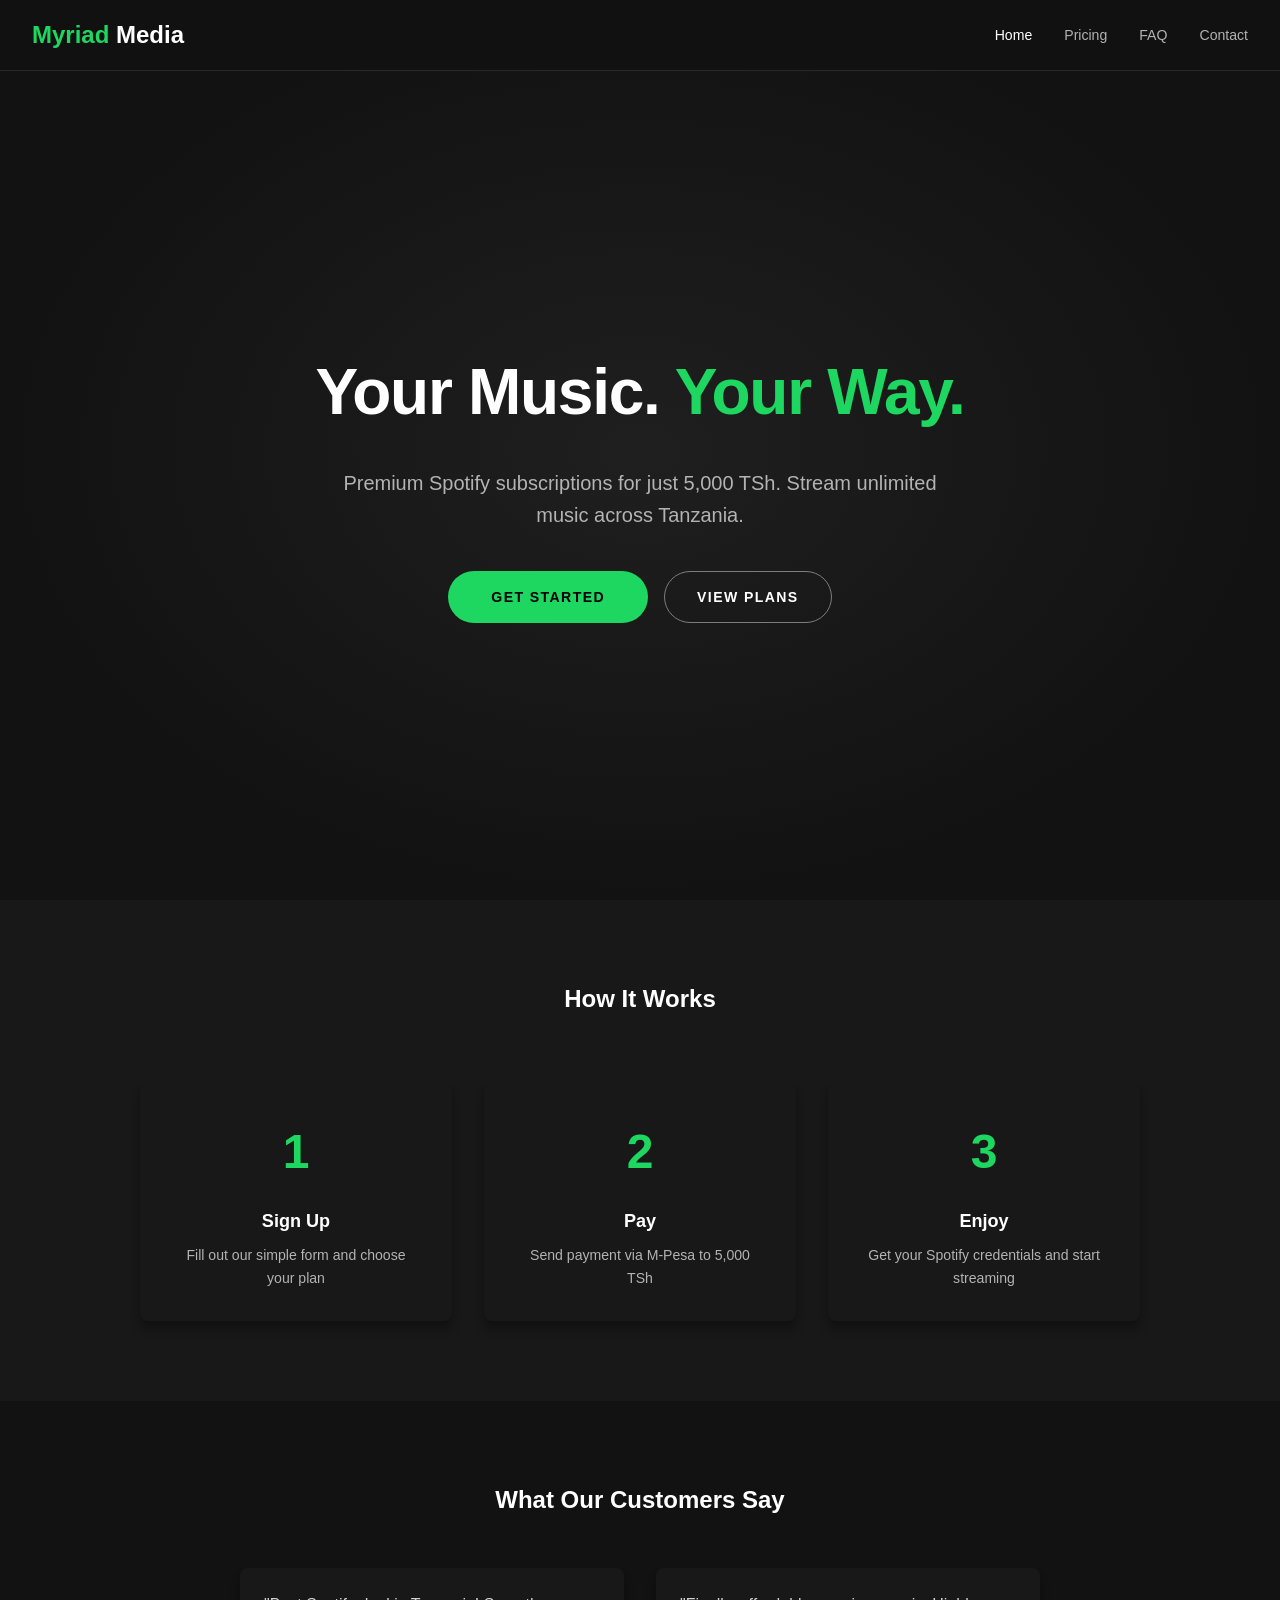
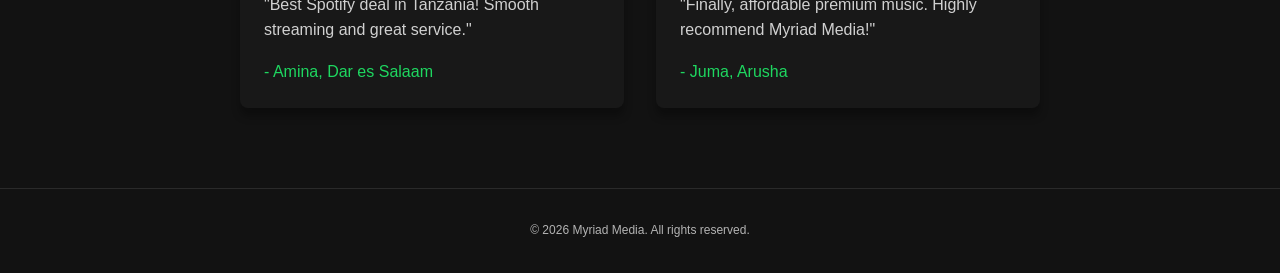
<file: index.html>
<!DOCTYPE html>
<html lang="en">
<head>
  <meta charset="UTF-8">
  <meta name="viewport" content="width=device-width, initial-scale=1.0">
  <title>Myriad Media - Spotify Subscriptions in Tanzania</title>
  <link rel="stylesheet" href="style.css">
</head>
<body>
  <nav class="navbar">
    <a href="index.html" class="logo"><span>Myriad</span> Media</a>
    <div class="nav-links">
      <a href="index.html" class="active">Home</a>
      <a href="pricing.html">Pricing</a>
      <a href="faq.html">FAQ</a>
      <a href="contact.html">Contact</a>
    </div>
  </nav>

  <section class="hero">
    <h1>Your Music. <span class="accent">Your Way.</span></h1>
    <p>Premium Spotify subscriptions for just 5,000 TSh. Stream unlimited music across Tanzania.</p>
    <div class="btn-group">
      <button class="btn btn-primary" onclick="openModal()">Get Started</button>
      <a href="pricing.html" class="btn btn-outline">View Plans</a>
    </div>
  </section>

  <section class="how-it-works">
    <h2>How It Works</h2>
    <div class="steps">
      <div class="step">
        <div class="step-number">1</div>
        <h3>Sign Up</h3>
        <p>Fill out our simple form and choose your plan</p>
      </div>
      <div class="step">
        <div class="step-number">2</div>
        <h3>Pay</h3>
        <p>Send payment via M-Pesa to 5,000 TSh</p>
      </div>
      <div class="step">
        <div class="step-number">3</div>
        <h3>Enjoy</h3>
        <p>Get your Spotify credentials and start streaming</p>
      </div>
    </div>
  </section>

  <section class="testimonials">
    <h2>What Our Customers Say</h2>
    <div class="testimonials-grid">
      <div class="testimonial">
        <p>"Best Spotify deal in Tanzania! Smooth streaming and great service."</p>
        <span class="accent">- Amina, Dar es Salaam</span>
      </div>
      <div class="testimonial">
        <p>"Finally, affordable premium music. Highly recommend Myriad Media!"</p>
        <span class="accent">- Juma, Arusha</span>
      </div>
    </div>
  </section>

  <footer>
    <p>&copy; 2026 Myriad Media. All rights reserved.</p>
  </footer>

  <div id="modal" class="modal">
    <div class="modal-backdrop" onclick="closeModal()"></div>
    <div class="modal-content">
      <button class="modal-close" onclick="closeModal()">&times;</button>
      <h2>Get <span class="accent">Started</span></h2>
      <p>Fill out the form and we'll contact you on WhatsApp</p>
      <form id="leadForm">
        <label>Name *</label>
        <input type="text" name="name" required>
        <label>City *</label>
        <input type="text" name="city" required>
        <label>Phone *</label>
        <input type="tel" name="phone" required>
        <label>How did you hear about us? *</label>
        <input type="text" name="source" required>
        <label>Referral Code (optional)</label>
        <input type="text" name="referral">
        <button type="submit" class="btn btn-primary btn-block">Continue on WhatsApp</button>
      </form>
    </div>
  </div>

  <script src="script.js"></script>
</body>
</html>
</file>
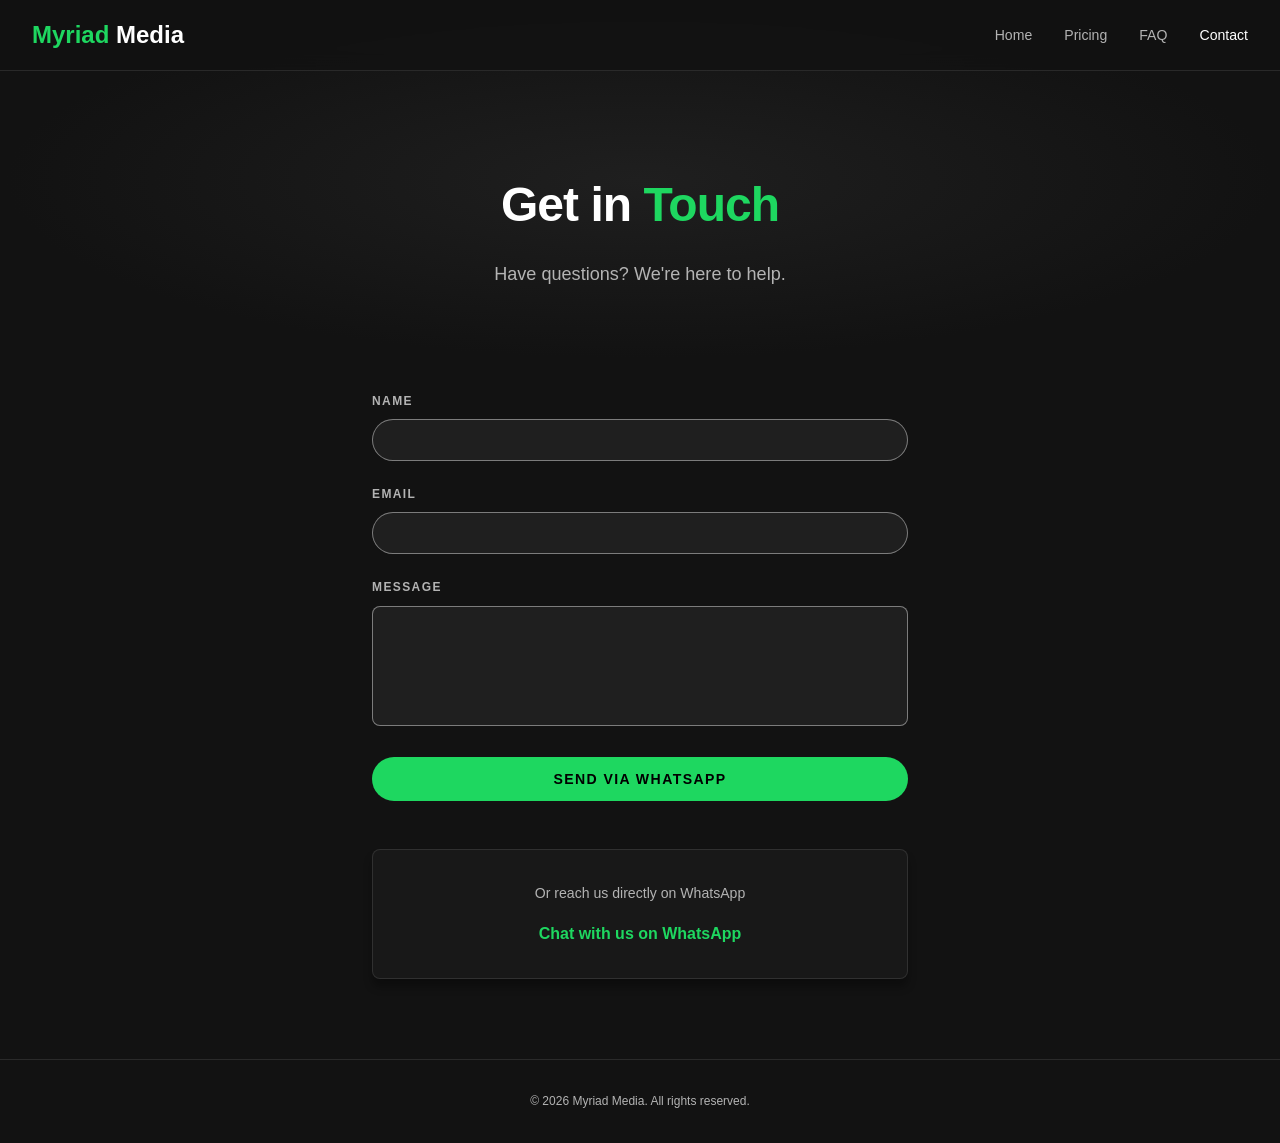
<file: contact.html>
<!DOCTYPE html>
<html lang="en">
<head>
  <meta charset="UTF-8">
  <meta name="viewport" content="width=device-width, initial-scale=1.0">
  <title>Contact - Myriad Media</title>
  <link rel="stylesheet" href="style.css">
</head>
<body>
  <nav class="navbar">
    <a href="index.html" class="logo"><span>Myriad</span> Media</a>
    <div class="nav-links">
      <a href="index.html">Home</a>
      <a href="pricing.html">Pricing</a>
      <a href="faq.html">FAQ</a>
      <a href="contact.html" class="active">Contact</a>
    </div>
  </nav>

  <section class="page-header">
    <h1>Get in <span class="accent">Touch</span></h1>
    <p>Have questions? We're here to help.</p>
  </section>

  <section class="contact-section">
    <form id="contactForm" class="contact-form">
      <label>Name</label>
      <input type="text" name="name" required>
      <label>Email</label>
      <input type="email" name="email" required>
      <label>Message</label>
      <textarea name="message" rows="5" required></textarea>
      <button type="submit" class="btn btn-primary btn-block">Send via WhatsApp</button>
    </form>

    <div class="contact-cta">
      <p>Or reach us directly on WhatsApp</p>
      <a href="https://wa.me/message/C4VHC5LC3PQZE1" target="_blank">Chat with us on WhatsApp</a>
    </div>
  </section>

  <footer>
    <p>&copy; 2026 Myriad Media. All rights reserved.</p>
  </footer>

  <script src="script.js"></script>
</body>
</html>
</file>
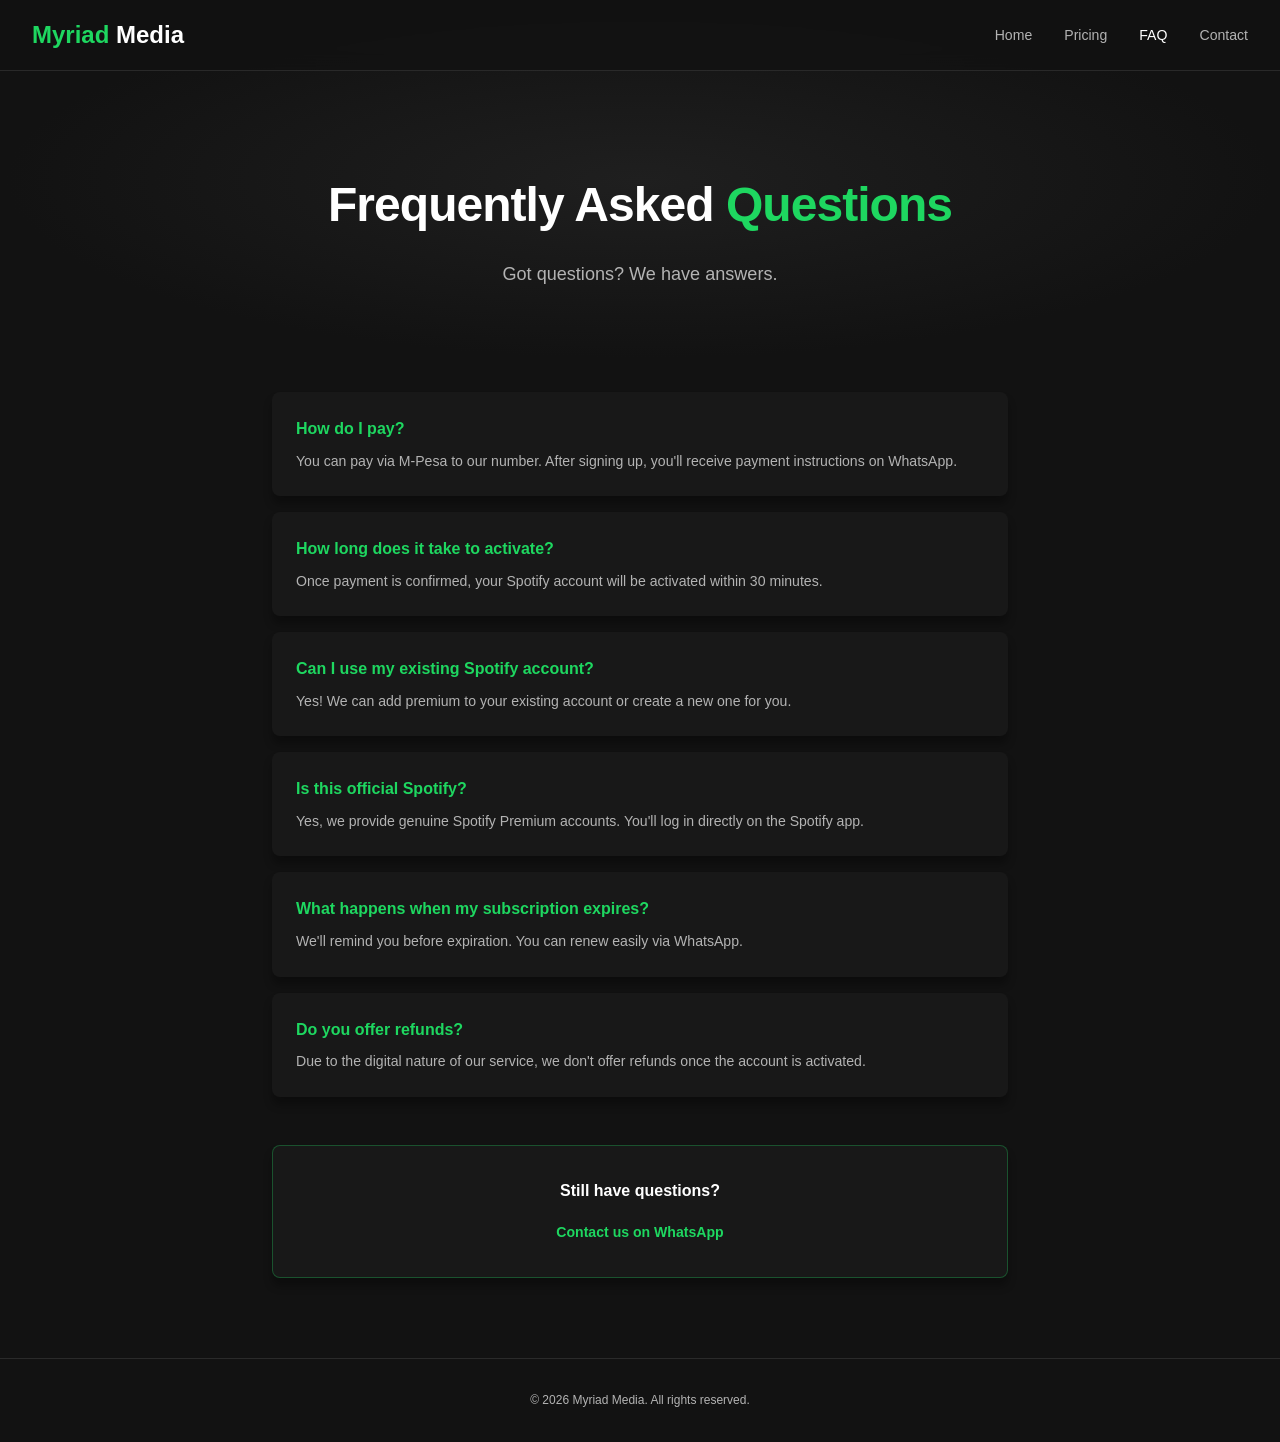
<file: faq.html>
<!DOCTYPE html>
<html lang="en">
<head>
  <meta charset="UTF-8">
  <meta name="viewport" content="width=device-width, initial-scale=1.0">
  <title>FAQ - Myriad Media</title>
  <link rel="stylesheet" href="style.css">
</head>
<body>
  <nav class="navbar">
    <a href="index.html" class="logo"><span>Myriad</span> Media</a>
    <div class="nav-links">
      <a href="index.html">Home</a>
      <a href="pricing.html">Pricing</a>
      <a href="faq.html" class="active">FAQ</a>
      <a href="contact.html">Contact</a>
    </div>
  </nav>

  <section class="page-header">
    <h1>Frequently Asked <span class="accent">Questions</span></h1>
    <p>Got questions? We have answers.</p>
  </section>

  <section class="faq-section">
    <div class="faq-item">
      <h3>How do I pay?</h3>
      <p>You can pay via M-Pesa to our number. After signing up, you'll receive payment instructions on WhatsApp.</p>
    </div>
    <div class="faq-item">
      <h3>How long does it take to activate?</h3>
      <p>Once payment is confirmed, your Spotify account will be activated within 30 minutes.</p>
    </div>
    <div class="faq-item">
      <h3>Can I use my existing Spotify account?</h3>
      <p>Yes! We can add premium to your existing account or create a new one for you.</p>
    </div>
    <div class="faq-item">
      <h3>Is this official Spotify?</h3>
      <p>Yes, we provide genuine Spotify Premium accounts. You'll log in directly on the Spotify app.</p>
    </div>
    <div class="faq-item">
      <h3>What happens when my subscription expires?</h3>
      <p>We'll remind you before expiration. You can renew easily via WhatsApp.</p>
    </div>
    <div class="faq-item">
      <h3>Do you offer refunds?</h3>
      <p>Due to the digital nature of our service, we don't offer refunds once the account is activated.</p>
    </div>

    <div class="faq-cta">
      <h3>Still have questions?</h3>
      <a href="contact.html">Contact us on WhatsApp</a>
    </div>
  </section>

  <footer>
    <p>&copy; 2026 Myriad Media. All rights reserved.</p>
  </footer>
</body>
</html>
</file>
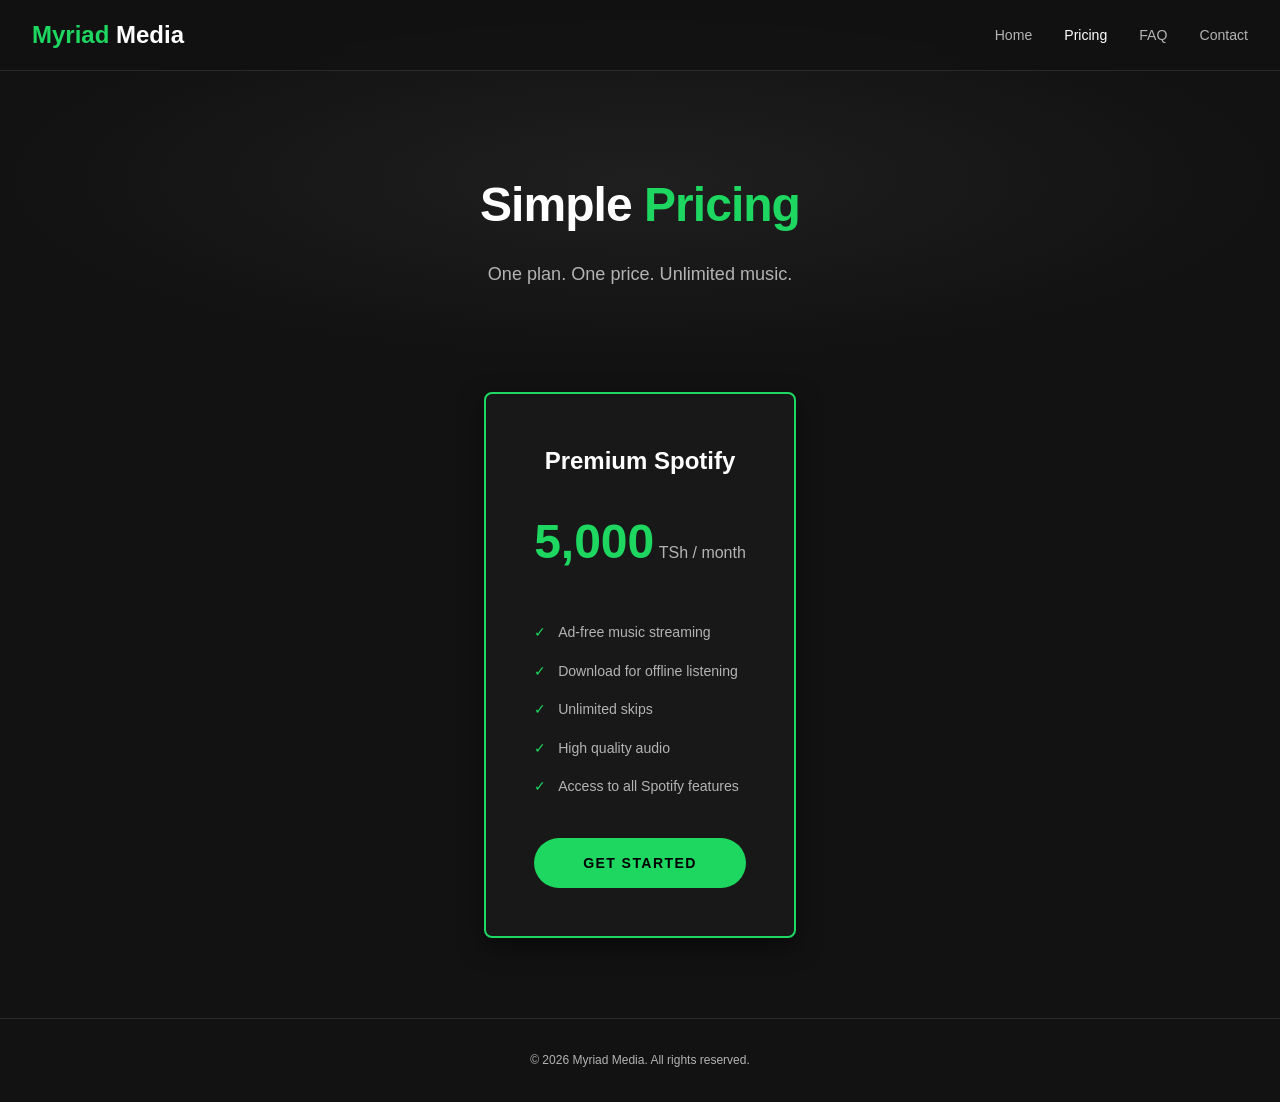
<file: pricing.html>
<!DOCTYPE html>
<html lang="en">
<head>
  <meta charset="UTF-8">
  <meta name="viewport" content="width=device-width, initial-scale=1.0">
  <title>Pricing - Myriad Media</title>
  <link rel="stylesheet" href="style.css">
</head>
<body>
  <nav class="navbar">
    <a href="index.html" class="logo"><span>Myriad</span> Media</a>
    <div class="nav-links">
      <a href="index.html">Home</a>
      <a href="pricing.html" class="active">Pricing</a>
      <a href="faq.html">FAQ</a>
      <a href="contact.html">Contact</a>
    </div>
  </nav>

  <section class="page-header">
    <h1>Simple <span class="accent">Pricing</span></h1>
    <p>One plan. One price. Unlimited music.</p>
  </section>

  <section class="pricing-section">
    <div class="price-card">
      <h2>Premium Spotify</h2>
      <div class="price">
        <span class="amount">5,000</span>
        <span class="period"> TSh / month</span>
      </div>
      <ul class="features">
        <li><span class="accent">✓</span> Ad-free music streaming</li>
        <li><span class="accent">✓</span> Download for offline listening</li>
        <li><span class="accent">✓</span> Unlimited skips</li>
        <li><span class="accent">✓</span> High quality audio</li>
        <li><span class="accent">✓</span> Access to all Spotify features</li>
      </ul>
      <a href="https://wa.me/message/C4VHC5LC3PQZE1" target="_blank" class="btn btn-primary btn-block">Get Started</a>
    </div>
  </section>

  <footer>
    <p>&copy; 2026 Myriad Media. All rights reserved.</p>
  </footer>
</body>
</html>
</file>
<file: style.css>
* {
  margin: 0;
  padding: 0;
  box-sizing: border-box;
}

:root {
  --bg: #121212;
  --surface: #181818;
  --surface-hover: #1f1f1f;
  --accent: #1ed760;
  --text: #ffffff;
  --text-muted: #b3b3b3;
  --border: #4d4d4d;
  --border-light: #7c7c7c;
  --card: #181818;
  --card-hover: #1f1f1f;
  --negative: #f3727f;
  --warning: #ffa42b;
  --announcement: #539df5;
  --shadow-heavy: rgba(0, 0, 0, 0.5) 0px 8px 24px;
  --shadow-medium: rgba(0, 0, 0, 0.3) 0px 8px 8px;
  --inset-border: rgb(18, 18, 18) 0px 1px 0px, rgb(124, 124, 124) 0px 0px 0px 1px inset;
}

body {
  font-family: SpotifyMixUI, -apple-system, BlinkMacSystemFont, 'Segoe UI', Roboto, sans-serif;
  background-color: var(--bg);
  color: var(--text);
  line-height: 1.6;
}

.accent {
  color: var(--accent);
}

.navbar {
  position: fixed;
  top: 0;
  left: 0;
  right: 0;
  background: rgba(18, 18, 18, 0.9);
  backdrop-filter: blur(10px);
  padding: 1rem 2rem;
  display: flex;
  justify-content: space-between;
  align-items: center;
  z-index: 50;
  border-bottom: 1px solid rgba(255, 255, 255, 0.1);
}

.logo {
  font-size: 1.5rem;
  font-weight: 700;
  text-decoration: none;
  color: var(--text);
  letter-spacing: normal;
}

.logo span {
  color: var(--accent);
}

.nav-links {
  display: flex;
  gap: 2rem;
}

.nav-links a {
  color: var(--text-muted);
  text-decoration: none;
  font-size: 0.88rem;
  font-weight: 400;
  transition: color 0.2s;
}

.nav-links a:hover,
.nav-links a.active {
  color: var(--text);
}

.hero {
  min-height: 100vh;
  display: flex;
  flex-direction: column;
  justify-content: center;
  align-items: center;
  text-align: center;
  padding: 8rem 2rem 4rem;
  background: radial-gradient(ellipse at center, #1f1f1f 0%, var(--bg) 70%);
}

.hero h1 {
  font-size: 4rem;
  font-weight: 700;
  margin-bottom: 1.5rem;
  letter-spacing: -0.02em;
}

.hero p {
  font-size: 1.25rem;
  color: var(--text-muted);
  max-width: 600px;
  margin-bottom: 2.5rem;
  font-weight: 400;
}

.btn-group {
  display: flex;
  gap: 1rem;
}

.btn {
  padding: 14px 32px;
  border-radius: 9999px;
  font-weight: 700;
  text-decoration: none;
  cursor: pointer;
  border: none;
  font-size: 0.88rem;
  text-transform: uppercase;
  letter-spacing: 1.4px;
  transition: all 0.2s;
}

.btn-primary {
  background: var(--accent);
  color: #000000;
  padding: 14px 43px;
  border-radius: 500px;
}

.btn-primary:hover {
  background: #1db954;
  transform: scale(1.04);
}

.btn-outline {
  border: 1px solid var(--border-light);
  color: var(--text);
  background: transparent;
  padding: 14px 32px;
  border-radius: 9999px;
}

.btn-outline:hover {
  border-color: var(--text);
}

.btn-block {
  display: block;
  width: 100%;
  text-align: center;
  border-radius: 9999px;
}

.how-it-works {
  padding: 5rem 2rem;
  background: var(--surface);
}

.how-it-works h2 {
  text-align: center;
  margin-bottom: 4rem;
  font-size: 1.5rem;
  font-weight: 700;
}

.steps {
  display: grid;
  grid-template-columns: repeat(auto-fit, minmax(250px, 1fr));
  gap: 2rem;
  max-width: 1000px;
  margin: 0 auto;
}

.step {
  text-align: center;
  padding: 2rem;
  border-radius: 8px;
  background: var(--card);
  box-shadow: var(--shadow-medium);
  transition: background 0.2s;
}

.step:hover {
  background: var(--card-hover);
}

.step-number {
  font-size: 3rem;
  font-weight: 700;
  color: var(--accent);
  margin-bottom: 1rem;
}

.step h3 {
  margin-bottom: 0.5rem;
  font-size: 1.13rem;
  font-weight: 600;
}

.step p {
  color: var(--text-muted);
  font-size: 0.88rem;
}

.testimonials {
  padding: 5rem 2rem;
}

.testimonials h2 {
  text-align: center;
  margin-bottom: 3rem;
  font-size: 1.5rem;
  font-weight: 700;
}

.testimonials-grid {
  display: grid;
  grid-template-columns: repeat(auto-fit, minmax(300px, 1fr));
  gap: 2rem;
  max-width: 800px;
  margin: 0 auto;
}

.testimonial {
  padding: 1.5rem;
  border-radius: 8px;
  background: var(--card);
  box-shadow: var(--shadow-medium);
}

.testimonial p {
  margin-bottom: 1rem;
  color: rgba(255, 255, 255, 0.8);
  font-size: 1rem;
}

.page-header {
  padding: 10rem 2rem 4rem;
  text-align: center;
  background: radial-gradient(ellipse at center, #1f1f1f 0%, var(--bg) 70%);
  min-height: 40vh;
  display: flex;
  flex-direction: column;
  justify-content: center;
  align-items: center;
}

.page-header h1 {
  font-size: 3rem;
  font-weight: 700;
  margin-bottom: 1rem;
  letter-spacing: -0.02em;
}

.page-header p {
  color: var(--text-muted);
  font-size: 1.13rem;
}

.pricing-section {
  padding: 2rem 2rem 5rem;
  display: flex;
  justify-content: center;
}

.price-card {
  background: var(--card);
  border: 2px solid var(--accent);
  border-radius: 8px;
  padding: 3rem;
  max-width: 400px;
  text-align: center;
  box-shadow: var(--shadow-heavy);
}

.price-card h2 {
  margin-bottom: 1.5rem;
  font-size: 1.5rem;
  font-weight: 700;
}

.price {
  margin-bottom: 2rem;
}

.amount {
  font-size: 3rem;
  font-weight: 700;
  color: var(--accent);
}

.period {
  color: var(--text-muted);
  font-size: 1rem;
}

.features {
  list-style: none;
  text-align: left;
  margin-bottom: 2rem;
}

.features li {
  padding: 0.5rem 0;
  display: flex;
  gap: 0.75rem;
  font-size: 0.88rem;
  color: var(--text-muted);
}

.features li span {
  color: var(--accent);
}

.faq-section {
  padding: 2rem 2rem 5rem;
  max-width: 800px;
  margin: 0 auto;
}

.faq-item {
  padding: 1.5rem;
  border-radius: 8px;
  background: var(--card);
  box-shadow: var(--shadow-medium);
  margin-bottom: 1rem;
}

.faq-item h3 {
  color: var(--accent);
  margin-bottom: 0.5rem;
  font-size: 1rem;
  font-weight: 700;
}

.faq-item p {
  color: var(--text-muted);
  font-size: 0.88rem;
}

.faq-cta {
  margin-top: 3rem;
  padding: 2rem;
  border-radius: 8px;
  background: var(--card);
  border: 1px solid rgba(30, 215, 96, 0.3);
  text-align: center;
  box-shadow: var(--shadow-medium);
}

.faq-cta h3 {
  margin-bottom: 1rem;
  font-size: 1rem;
  font-weight: 700;
}

.faq-cta a {
  text-decoration: none;
  color: var(--accent);
  font-size: 0.88rem;
  font-weight: 600;
}

.contact-section {
  padding: 2rem 2rem 5rem;
  max-width: 600px;
  margin: 0 auto;
}

.contact-form label {
  display: block;
  margin-bottom: 0.5rem;
  font-size: 0.75rem;
  font-weight: 700;
  text-transform: uppercase;
  letter-spacing: 1.4px;
  color: var(--text-muted);
}

.contact-form input,
.contact-form textarea {
  width: 100%;
  padding: 12px 16px;
  margin-bottom: 1.5rem;
  border-radius: 500px;
  border: none;
  background: var(--surface-hover);
  color: var(--text);
  font-family: inherit;
  font-size: 1rem;
  box-shadow: var(--inset-border);
}

.contact-form input:focus,
.contact-form textarea:focus {
  outline: 1px solid #000000;
  border: none;
}

.contact-form input.focused,
.contact-form textarea.focused {
  outline: 1px solid var(--accent);
  border: none;
}

.contact-form input.error {
  outline: 1px solid var(--negative);
  border: none;
}

.contact-form input.valid {
  outline: 1px solid var(--accent);
  border: none;
}

.contact-form textarea {
  border-radius: 8px;
  resize: none;
  min-height: 120px;
}

.contact-cta {
  margin-top: 3rem;
  padding: 2rem;
  border-radius: 8px;
  background: var(--card);
  border: 1px solid rgba(255, 255, 255, 0.1);
  text-align: center;
  box-shadow: var(--shadow-medium);
}

.contact-cta p {
  color: var(--text-muted);
  margin-bottom: 1rem;
  font-size: 0.88rem;
}

.contact-cta a {
  font-size: 1rem;
  font-weight: 600;
  text-decoration: none;
  color: var(--accent);
}

footer {
  padding: 2rem;
  border-top: 1px solid rgba(255, 255, 255, 0.1);
  text-align: center;
  color: var(--text-muted);
  font-size: 0.75rem;
}

.modal {
  display: none;
  position: fixed;
  inset: 0;
  z-index: 100;
  align-items: center;
  justify-content: center;
  padding: 1rem;
}

.modal.active {
  display: flex;
}

.modal-backdrop {
  position: absolute;
  inset: 0;
  background: rgba(0, 0, 0, 0.8);
}

.modal-content {
  position: relative;
  background: var(--card);
  border-radius: 8px;
  padding: 2rem;
  max-width: 400px;
  width: 100%;
  max-height: 90vh;
  overflow-y: auto;
  box-shadow: var(--shadow-heavy);
}

.modal-close {
  position: absolute;
  top: 1rem;
  right: 1rem;
  background: none;
  border: none;
  color: var(--text-muted);
  font-size: 1.5rem;
  cursor: pointer;
  padding: 0.5rem;
  border-radius: 50%;
  width: 40px;
  height: 40px;
  display: flex;
  align-items: center;
  justify-content: center;
  transition: background 0.2s;
}

.modal-close:hover {
  background: var(--surface-hover);
}

.modal-content h2 {
  margin-bottom: 0.5rem;
  font-size: 1.5rem;
  font-weight: 700;
}

.modal-content > p {
  color: var(--text-muted);
  margin-bottom: 1.5rem;
  font-size: 0.88rem;
}

.modal-content label {
  display: block;
  margin-bottom: 0.5rem;
  font-size: 0.75rem;
  font-weight: 700;
  text-transform: uppercase;
  letter-spacing: 1.4px;
  color: var(--text-muted);
}

.modal-content input {
  width: 100%;
  padding: 12px 16px;
  margin-bottom: 1rem;
  border-radius: 500px;
  border: none;
  background: var(--surface-hover);
  color: var(--text);
  font-family: inherit;
  font-size: 1rem;
  box-shadow: var(--inset-border);
}

.modal-content input:focus {
  outline: 1px solid #000000;
  border: none;
}

@media (max-width: 768px) {
  .hero h1 {
    font-size: 2.5rem;
  }

  .btn-group {
    flex-direction: column;
  }

  .nav-links {
    gap: 1rem;
  }

  .navbar {
    padding: 1rem;
  }
}
</file>
